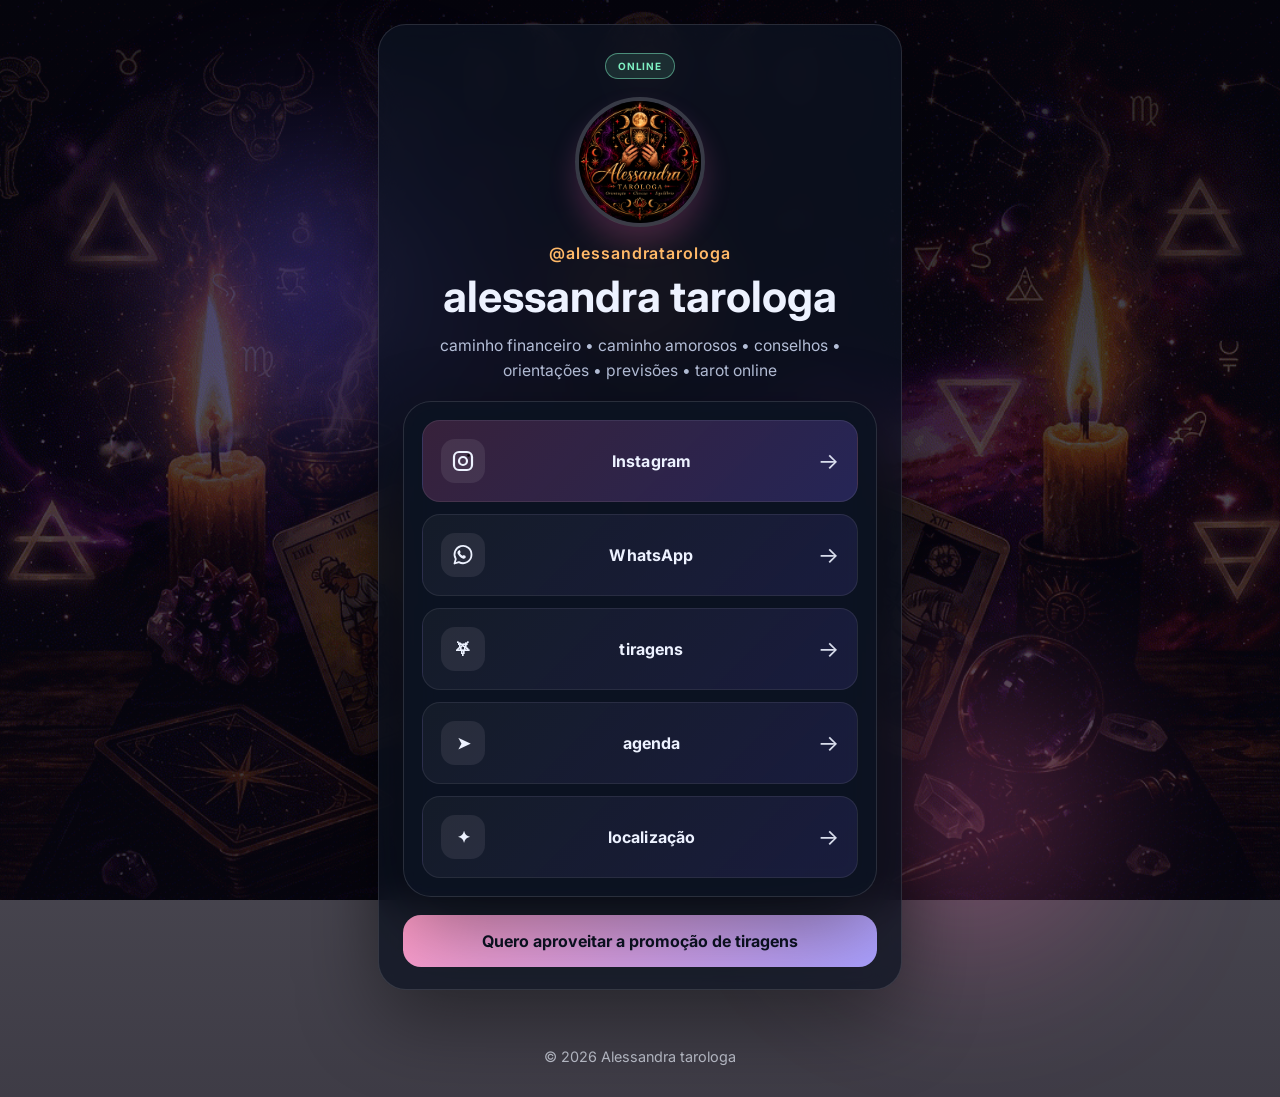
<file: biolink.taro/codigo/index.html>
<!DOCTYPE html>
<html lang="pt-BR">
  <head>
    <meta charset="UTF-8" />
    <meta name="viewport" content="width=device-width, initial-scale=1.0" />
    <title>Biolink |alessandra </title>
    <meta
      name="description"
      content="Biolink pessoal com links para Instagram, WhatsApp, TikTok e outras redes."
    />
    <link rel="preconnect" href="https://fonts.googleapis.com" />
    <link rel="preconnect" href="https://fonts.gstatic.com" crossorigin />
    <link
      href="https://fonts.googleapis.com/css2?family=Inter:wght@400;500;600;700;800&display=swap"
      rel="stylesheet"
    />
    <link rel="stylesheet" href="styles.css" />
  </head>
  <body>
    <div class="bg-glow glow-1"></div>
    <div class="bg-glow glow-2"></div>

    <main class="container">
      <section class="card profile-card">
        <div class="top-badge">online</div>
        <img
          class="avatar"
          src="../imagens/logo.png"
          alt="Logo do perfil"
        />

        <div class="profile-text">
          <p class="eyebrow">@alessandratarologa</p>
          <h1>alessandra tarologa</h1>
          <p class="bio">
           caminho financeiro • caminho amorosos • conselhos • orientações • previsões • tarot online
          </p>
        </div>

    
      <section class="card links-card">
        <a class="link-button primary" href="https://www.instagram.com/alessandra_tarologa?psln=MWdqY3VhdzdocXI3MQ==" target="_blank" rel="noreferrer">
          <span class="icon" aria-hidden="true">
            <svg viewBox="0 0 24 24" aria-hidden="true">
              <rect x="3" y="3" width="18" height="18" rx="5" fill="none" stroke="currentColor" stroke-width="2.2" />
              <circle cx="12" cy="12" r="4" fill="none" stroke="currentColor" stroke-width="2.2" />
              <circle cx="17.5" cy="6.5" r="1.25" />
            </svg>
          </span>
          <span>Instagram</span>
          <span class="arrow">→</span>
        </a>

        <a class="link-button" href="https://wa.me/5562982884719?text=quero%20agendar%20um%20horario" target="_blank" rel="noreferrer">
          <span class="icon" aria-hidden="true">
            <svg viewBox="0 0 24 24" aria-hidden="true">
              <path d="M20.5 11.7a8.5 8.5 0 0 1-12.6 7.4L3.5 20.5l1.3-4.6a8.5 8.5 0 1 1 15.7-4.2Z" fill="none" stroke="currentColor" stroke-width="1.8" stroke-linejoin="round" />
              <path d="M8 7.5c-.4 0-.8.2-1 .6l-.4.8c-.3.5-.2 1.1 0 1.6 1.1 2.2 2.9 4 5.1 5.1.5.2 1.1.3 1.6 0l.8-.4c.4-.2.6-.6.6-1l-.1-.9c-.1-.4-.4-.7-.8-.8l-1.1-.3c-.3-.1-.6 0-.8.2l-.4.4a7.1 7.1 0 0 1-2.6-2.6l.4-.4c.2-.2.3-.5.2-.8l-.3-1.1c-.1-.4-.4-.7-.8-.8L8 7.5Z" fill="currentColor" />
            </svg>
          </span>
          <span>WhatsApp</span>
          <span class="arrow">→</span>
        </a>

        <a class="link-button" href="tiragens.html">
          <span class="icon">⛧</span>
          <span>tiragens </span>
          <span class="arrow">→</span>
        </a>

        <a class="link-button" href="https://wa.me/5562982884719?text=quero%20agendar%20um%20horario" target="_blank" rel="noreferrer">
          <span class="icon">➤</span>
          <span>agenda </span>
          <span class="arrow">→</span>
        </a>

        <a class="link-button" href="https://maps.app.goo.gl/9zReB8ei9Cx2VZCR6" target="_blank" rel="noreferrer">
          <span class="icon">✦</span>
          <span>localização</span>
          <span class="arrow">→</span>
        </a>
      </section>

      <a
        class="promo-whatsapp-button"
        href="https://wa.me/5562982884719?text=quero%20aproveitar%20a%20promo%C3%A7%C3%A3o%20de%20tiragens"
        target="_blank"
        rel="noreferrer"
      >
        Quero aproveitar a promoção de tiragens
      </a>
    </main>

    <footer class="footer">
      <p>© <span id="year"></span> Alessandra tarologa </p>
    </footer>

    <script src="script.js"></script>
  </body>
</html>
</file>
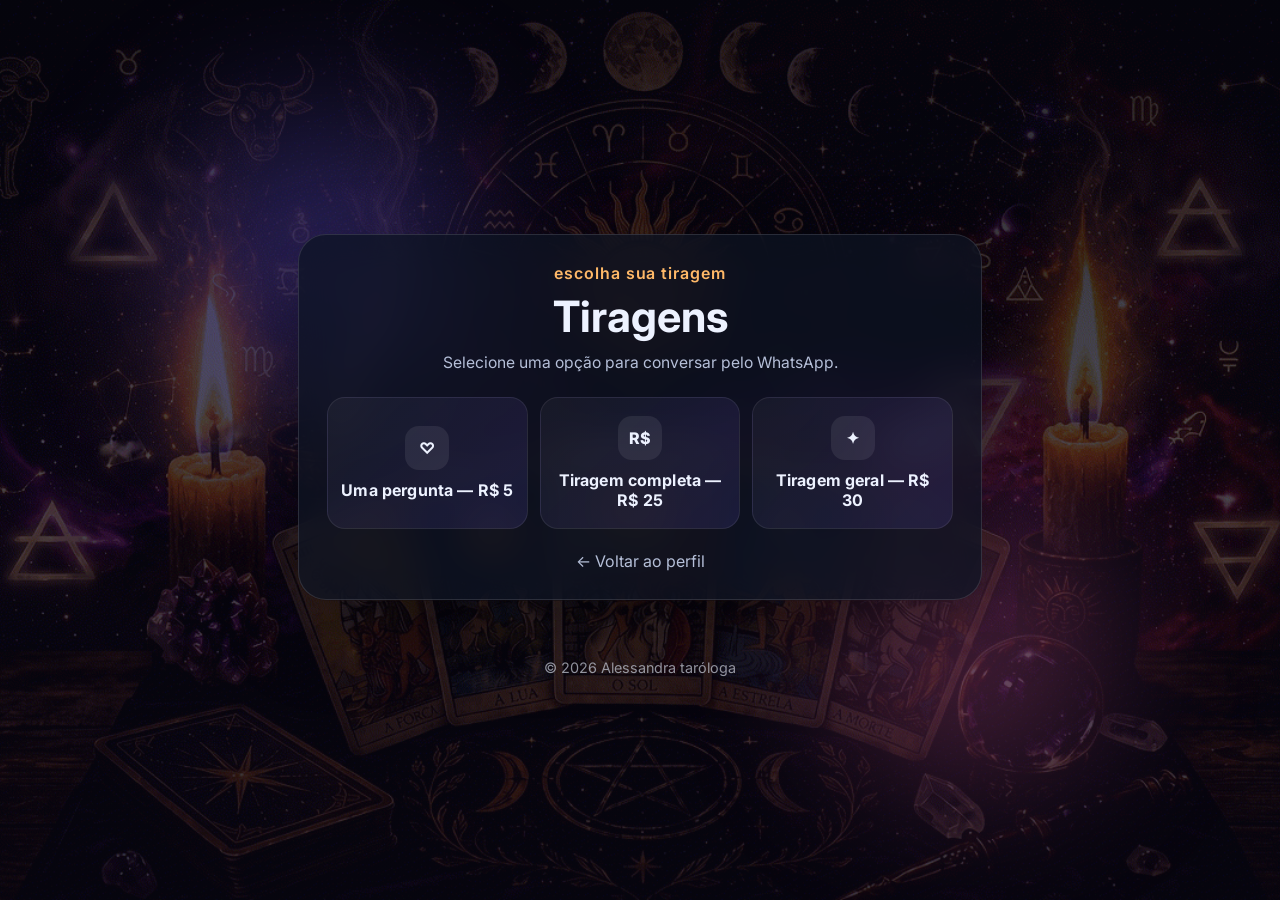
<file: biolink.taro/codigo/tiragens.html>
<!DOCTYPE html>
<html lang="pt-BR">
  <head>
    <meta charset="UTF-8" />
    <meta name="viewport" content="width=device-width, initial-scale=1.0" />
    <title>Tiragens | Alessandra Taróloga</title>
    <meta name="description" content="Escolha o tema da sua tiragem de tarot." />
    <link rel="preconnect" href="https://fonts.googleapis.com" />
    <link rel="preconnect" href="https://fonts.gstatic.com" crossorigin />
    <link
      href="https://fonts.googleapis.com/css2?family=Inter:wght@400;500;600;700;800&display=swap"
      rel="stylesheet"
    />
    <link rel="stylesheet" href="styles.css" />
  </head>
  <body>
    <div class="bg-glow glow-1"></div>
    <div class="bg-glow glow-2"></div>

    <main class="container tiragens-container">
      <section class="card links-card tiragens-card">
        <header class="tiragens-header">
          <p class="eyebrow">Escolha sua tiragem</p>
          <h1>Tiragens</h1>
          <p class="bio">Selecione uma opção para conversar pelo WhatsApp.</p>
        </header>

        <nav class="tiragens-options" aria-label="Opções de tiragem">
          <a class="link-button tiragem-option" href="https://wa.me/5562982884719?text=Ol%C3%A1%2C%20quero%20uma%20pergunta." target="_blank" rel="noreferrer">
            <span class="icon" aria-hidden="true">♡</span>
            <span>Uma pergunta — R$ 5</span>
          </a>
          <a class="link-button tiragem-option" href="https://wa.me/5562982884719?text=Ol%C3%A1%2C%20quero%20uma%20tiragem%20completa." target="_blank" rel="noreferrer">
            <span class="icon" aria-hidden="true">R$</span>
            <span>Tiragem completa — R$ 25</span>
          </a>
          <a class="link-button tiragem-option" href="https://wa.me/5562982884719?text=Ol%C3%A1%2C%20quero%20uma%20tiragem%20geral." target="_blank" rel="noreferrer">
            <span class="icon" aria-hidden="true">✦</span>
            <span>Tiragem geral — R$ 30</span>
          </a>
        </nav>

        <a class="back-link" href="index.html">← Voltar ao perfil</a>
      </section>
    </main>

    <footer class="footer">
      <p>© <span id="year"></span> Alessandra taróloga</p>
    </footer>

    <script src="script.js"></script>
  </body>
</html>
</file>
<file: biolink.taro/codigo/styles.css>
:root {
  --bg: #0b1020;
  --bg-soft: #121a2e;
  --card: rgba(18, 26, 46, 0.8);
  --card-strong: rgba(31, 42, 68, 0.9);
  --text: #edf2ff;
  --muted: #b5bfd8;
  --primary: #ffb968;
  --primary-2: #7b65ff;
  --success: #7ef0c2;
  --border: rgba(255, 255, 255, 0.12);
  --shadow: 0 30px 80px rgba(0, 0, 0, 0.4);
  --bg-image: url("../imagens/back.gif");
}

* {
  box-sizing: border-box;
}

html {
  scroll-behavior: smooth;
}

body {
  margin: 0;
  min-height: 100vh;
  font-family: "Inter", sans-serif;
  color: var(--text);
  background:
    linear-gradient(rgba(8, 5, 18, 0.62), rgba(8, 5, 18, 0.78)),
    url("../imagens/back.gif") center center / cover no-repeat fixed;
  display: flex;
  flex-direction: column;
  align-items: center;
  justify-content: center;
  position: relative;
  overflow-x: hidden;
}

body::before {
  content: "";
  position: fixed;
  inset: 0;
  background: rgba(10, 8, 18, 0.12);
  pointer-events: none;
  z-index: 0;
}

.bg-glow {
  position: absolute;
  filter: blur(90px);
  opacity: 0.5;
  border-radius: 50%;
  pointer-events: none;
}

.glow-1 {
  width: 260px;
  height: 260px;
  background: rgba(123, 101, 255, 0.8);
  left: 15%;
  top: 15%;
}

.glow-2 {
  width: 240px;
  height: 240px;
  background: rgba(255, 107, 181, 0.7);
  right: 15%;
  bottom: 15%;
}

.container {
  width: min(100%, 560px);
  padding: 24px 18px;
  position: relative;
  z-index: 1;
}

.card {
  background: rgba(13, 19, 34, 0.74);
  border: 1px solid var(--border);
  border-radius: 28px;
  box-shadow: var(--shadow);
  backdrop-filter: blur(16px);
}

.profile-card {
  padding: 28px 24px 22px;
  text-align: center;
}

.top-badge {
  display: inline-flex;
  align-items: center;
  justify-content: center;
  padding: 6px 12px;
  border-radius: 999px;
  border: 1px solid rgba(126, 240, 194, 0.5);
  background: rgba(126, 240, 194, 0.12);
  color: var(--success);
  text-transform: uppercase;
  letter-spacing: 0.08em;
  font-size: 10px;
  font-weight: 700;
}

.avatar {
  width: 130px;
  height: 130px;
  border-radius: 50%;
  object-fit: cover;
  margin: 18px auto 16px;
  display: block;
  border: 4px solid rgba(255, 255, 255, 0.18);
  box-shadow: 0 16px 28px rgba(255, 107, 181, 0.2);
}

.profile-text h1 {
  margin: 0;
  font-size: clamp(2rem, 5vw, 2.7rem);
  line-height: 1.1;
}

.eyebrow {
  margin: 0 0 10px;
  text-transform: lowercase;
  font-weight: 600;
  color: var(--primary);
  letter-spacing: 0.06em;
}

.bio {
  margin: 12px auto 0;
  max-width: 430px;
  color: var(--muted);
  font-size: 0.98rem;
  line-height: 1.6;
}

.stats {
  display: grid;
  grid-template-columns: repeat(3, minmax(0, 1fr));
  gap: 10px;
  margin-top: 22px;
}

.stats div {
  background: rgba(255, 255, 255, 0.04);
  padding: 12px 10px;
  border-radius: 18px;
  border: 1px solid rgba(255, 255, 255, 0.08);
}

.stats strong {
  display: block;
  font-size: 1.2rem;
}

.stats span {
  display: block;
  color: var(--muted);
  font-size: 0.76rem;
  margin-top: 4px;
}

.links-card {
  margin-top: 18px;
  padding: 18px;
}

.link-button {
  width: 100%;
  display: flex;
  align-items: center;
  gap: 14px;
  padding: 18px 18px;
  border-radius: 18px;
  text-decoration: none;
  color: var(--text);
  background: linear-gradient(135deg, rgba(255, 255, 255, 0.04), rgba(123, 101, 255, 0.13));
  border: 1px solid rgba(255, 255, 255, 0.08);
  margin-bottom: 12px;
  transition: transform 0.2s ease, border-color 0.2s ease, box-shadow 0.2s ease;
}

.link-button:last-child {
  margin-bottom: 0;
}

.link-button:hover {
  transform: translateY(-2px);
  border-color: rgba(255, 107, 181, 0.4);
  box-shadow: 0 12px 25px rgba(123, 101, 255, 0.22);
}

.link-button.primary {
  background: linear-gradient(135deg, rgba(255, 107, 181, 0.18), rgba(123, 101, 255, 0.24));
}

.icon {
  width: 44px;
  height: 44px;
  display: inline-flex;
  align-items: center;
  justify-content: center;
  border-radius: 14px;
  background: rgba(255, 255, 255, 0.08);
  font-weight: 800;
}

.icon svg {
  width: 24px;
  height: 24px;
}

.tiragens-container {
  width: min(100%, 720px);
}

.tiragens-card {
  padding: 28px;
}

.tiragens-header {
  margin-bottom: 22px;
  text-align: center;
}

.tiragens-header h1 {
  margin: 0;
  font-size: clamp(2rem, 5vw, 2.7rem);
  line-height: 1.1;
}

.tiragens-header .bio {
  margin-top: 10px;
}

.tiragens-options {
  display: grid;
  grid-template-columns: repeat(3, minmax(0, 1fr));
  gap: 12px;
}

.tiragens-options .tiragem-option {
  min-height: 130px;
  margin: 0;
  padding: 18px 10px;
  flex-direction: column;
  justify-content: center;
  gap: 10px;
  text-align: center;
}

.tiragens-options .tiragem-option span:nth-child(2) {
  flex: 0 1 auto;
  overflow-wrap: anywhere;
}

.back-link {
  display: block;
  width: fit-content;
  margin: 22px auto 0;
  color: var(--muted);
  text-decoration: none;
}

.back-link:hover {
  color: var(--text);
}

.link-button span:nth-child(2) {
  flex: 1;
  font-weight: 700;
  letter-spacing: 0.01em;
}

.arrow {
  font-size: 1.4rem;
  opacity: 0.9;
}

.promo-whatsapp-button {
  display: block;
  width: 100%;
  margin-top: 18px;
  border: none;
  border-radius: 18px;
  padding: 16px 18px;
  font-size: 1rem;
  font-weight: 700;
  color: #0d1324;
  background: linear-gradient(135deg, #ff9cc7, #a9a0ff);
  text-align: center;
  text-decoration: none;
  cursor: pointer;
  transition: opacity 0.2s ease, transform 0.2s ease;
}

.promo-whatsapp-button:hover {
  opacity: 0.96;
  transform: translateY(-1px);
}

.footer {
  margin-top: 20px;
  padding-bottom: 18px;
  color: rgba(237, 242, 255, 0.72);
  font-size: 0.9rem;
}

@media (max-width: 480px) {
  .profile-card,
  .links-card {
    border-radius: 22px;
  }

  .profile-card {
    padding-left: 18px;
    padding-right: 18px;
  }

  .stats {
    gap: 8px;
  }

  .link-button {
    padding: 16px 14px;
  }

  .tiragens-card {
    padding: 22px 14px;
  }

  .tiragens-options .tiragem-option {
    min-height: 116px;
    padding: 14px 6px;
  }
}

@media (max-width: 640px) {
  body {
    background-attachment: scroll;
  }

  .container,
  .tiragens-container {
    width: 100%;
    padding: 16px 14px;
  }

  .tiragens-options {
    grid-template-columns: 1fr;
  }

  .tiragens-options .tiragem-option {
    min-height: 64px;
    padding: 10px 14px;
    flex-direction: row;
    justify-content: flex-start;
    text-align: left;
  }

  .tiragens-options .tiragem-option .icon {
    flex: 0 0 44px;
  }

  .tiragens-options .tiragem-option span:nth-child(2) {
    min-width: 0;
    overflow-wrap: break-word;
  }

  .back-link {
    min-height: 44px;
    display: flex;
    align-items: center;
    justify-content: center;
    padding: 8px;
  }

  .promo-whatsapp-button {
    min-height: 52px;
    overflow-wrap: anywhere;
  }
}
</file>
